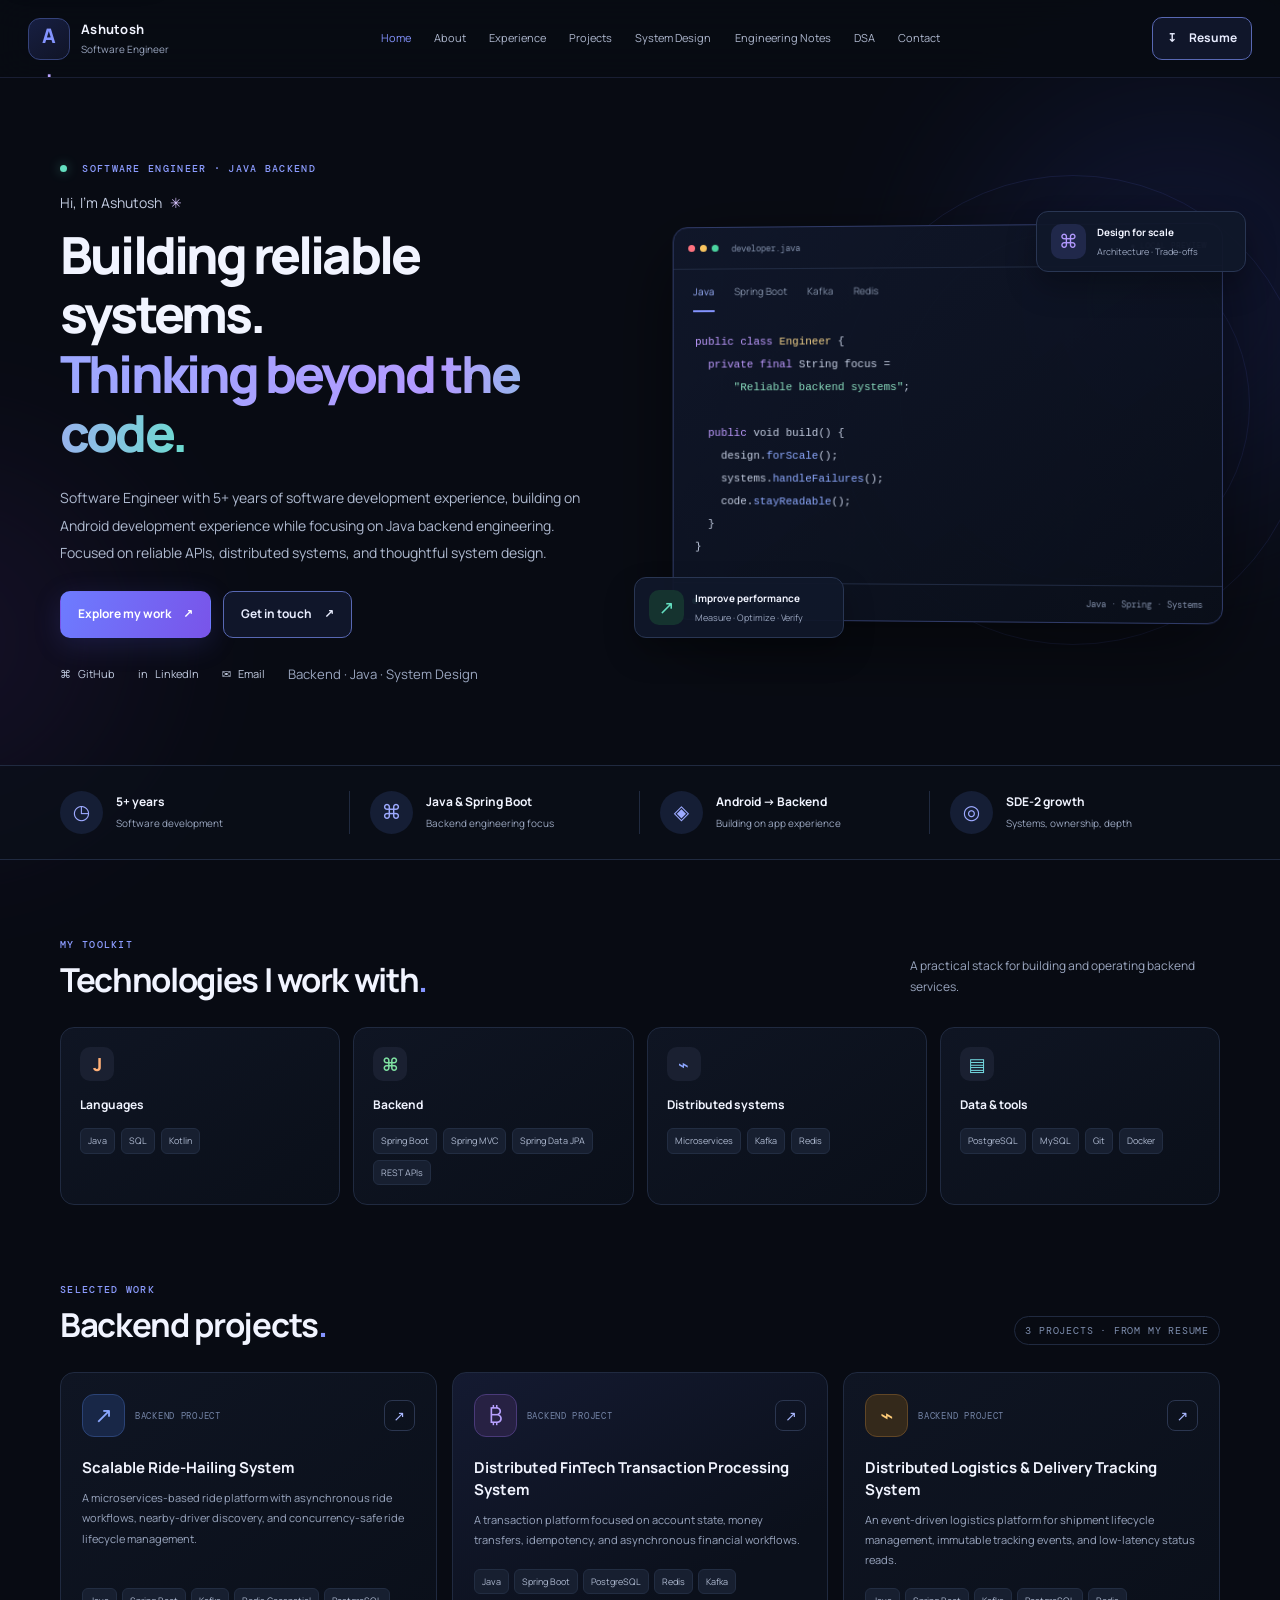
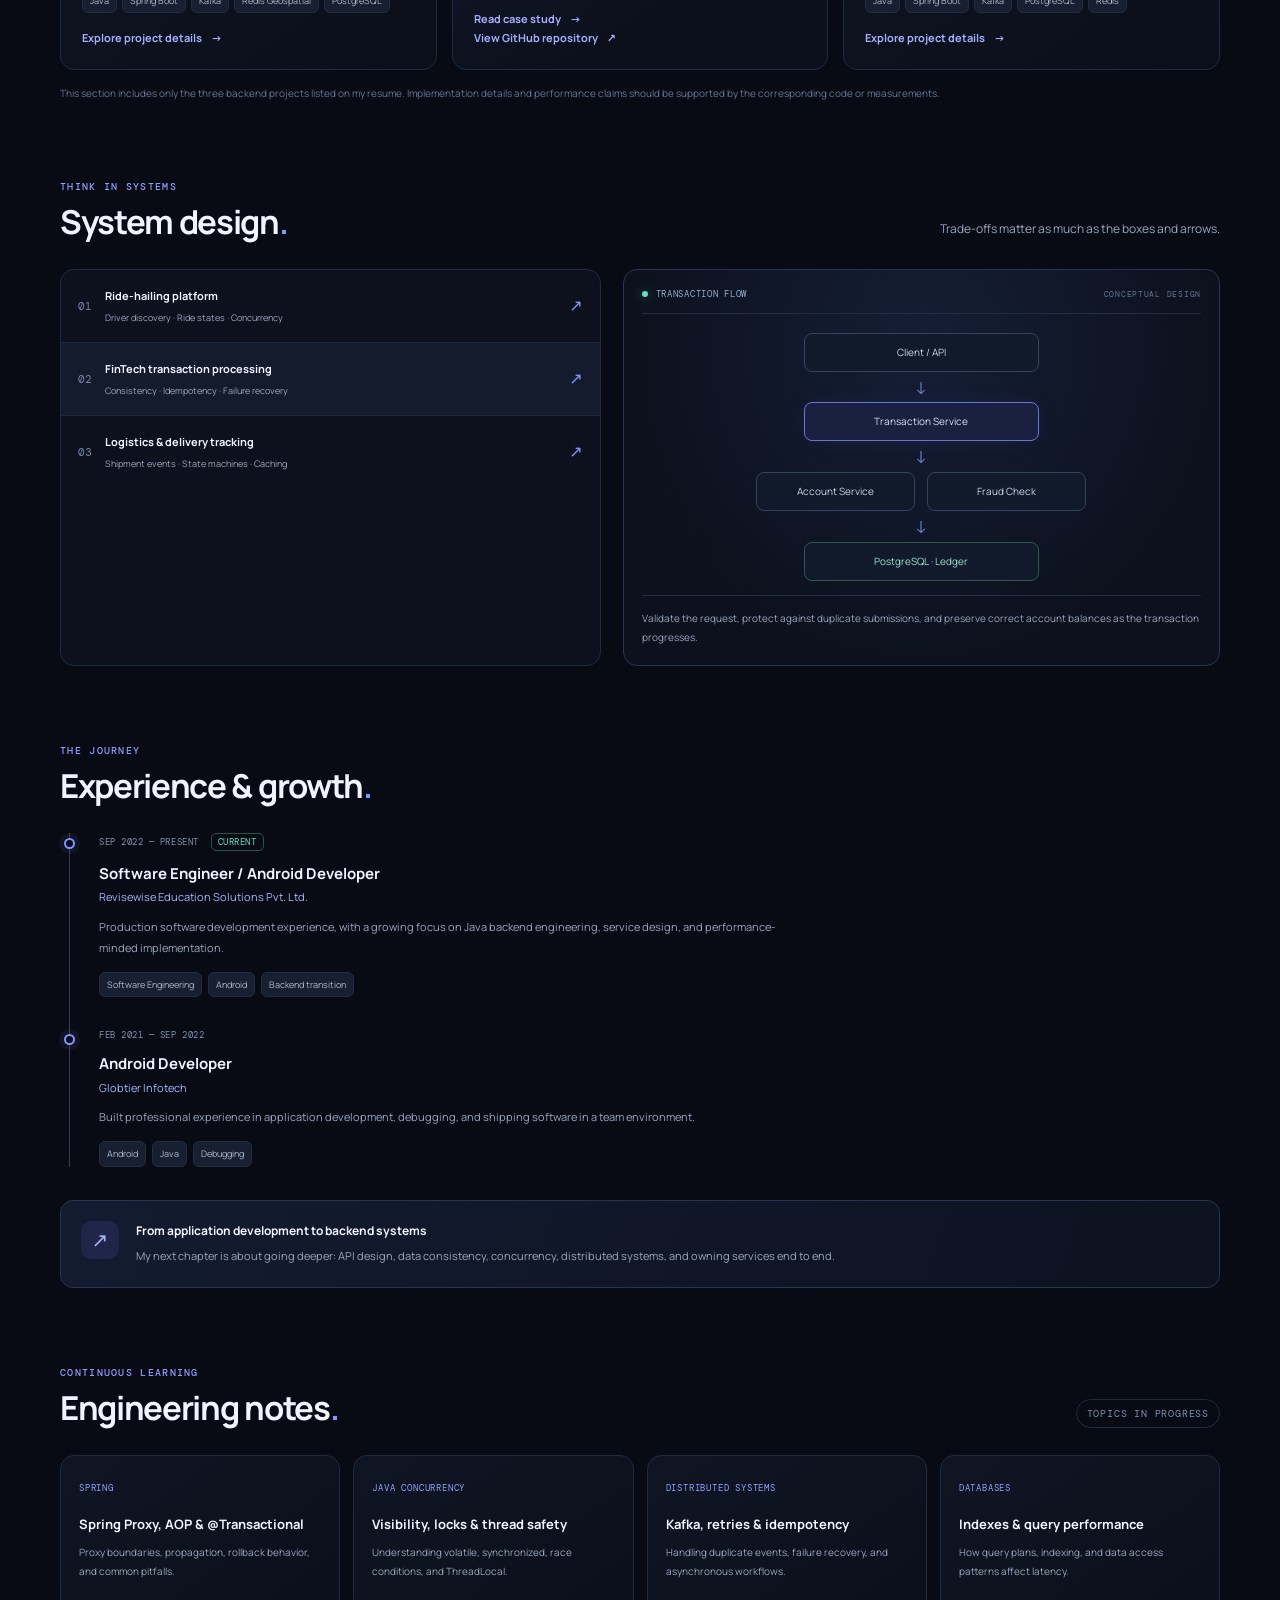
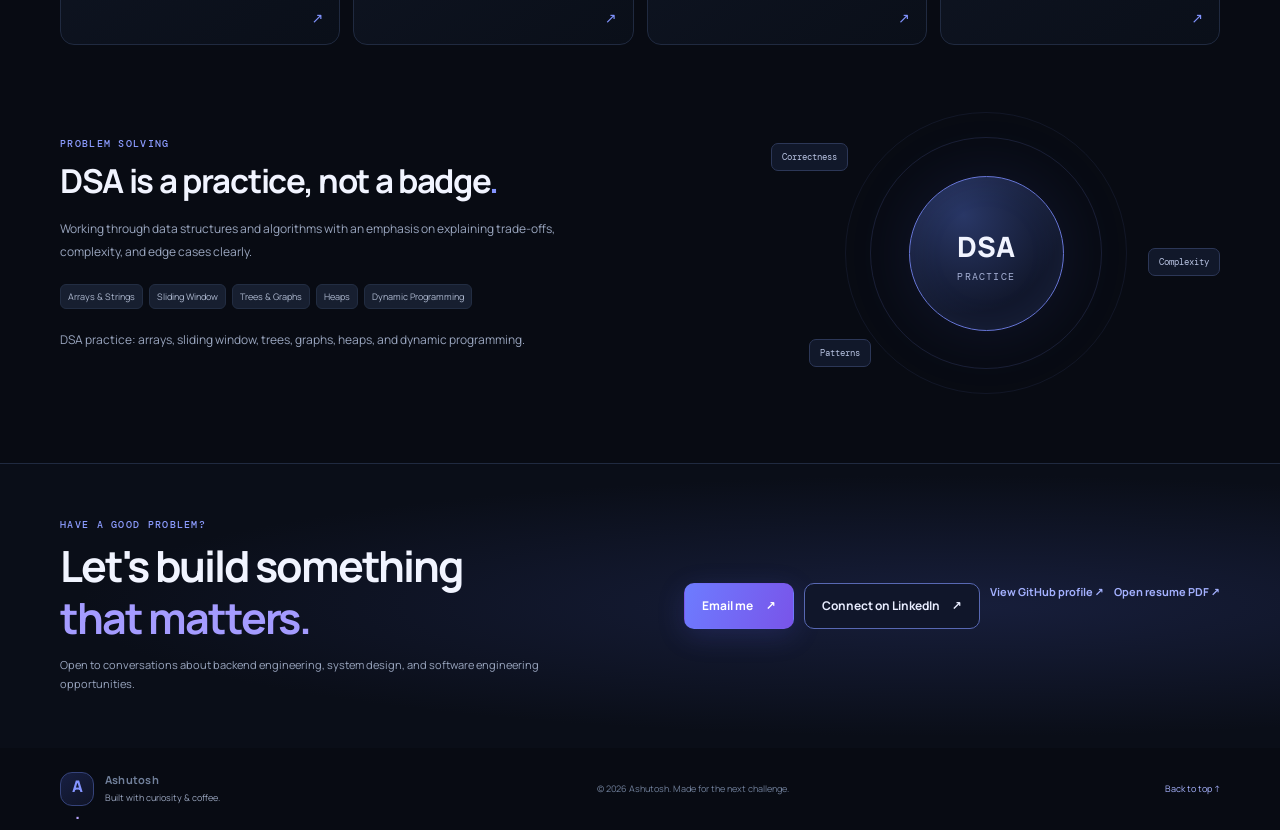
<file: index.html>
<!doctype html>
<html lang="en">
<head>
  <meta charset="utf-8" /><meta name="viewport" content="width=device-width, initial-scale=1" /><meta name="theme-color" content="#080b13" />
  <meta name="description" content="Ashutosh — Software Engineer focused on Java backend engineering, distributed systems, and system design." /><title>Ashutosh | Software Engineer</title>
  <link rel="preconnect" href="https://fonts.googleapis.com"><link rel="preconnect" href="https://fonts.gstatic.com" crossorigin><link href="https://fonts.googleapis.com/css2?family=DM+Mono:wght@400;500&family=Manrope:wght@400;500;600;700;800&display=swap" rel="stylesheet"><link rel="stylesheet" href="styles.css" />
</head>
<body><a class="skip-link" href="#main-content">Skip to content</a><div class="ambient ambient-one"></div><div class="ambient ambient-two"></div>
<header class="topbar"><a class="brand" href="#home" aria-label="Ashutosh home"><span class="brand-mark">A<span>.</span></span><span><b>Ashutosh</b><small>Software Engineer</small></span></a><button class="menu-toggle" aria-label="Toggle navigation" aria-expanded="false"><span></span><span></span></button>
<nav class="nav" aria-label="Main navigation"><a class="active" href="#home">Home</a><a href="#about">About</a><a href="#experience">Experience</a><a href="#projects">Projects</a><a href="#systems">System Design</a><a href="#notes">Engineering Notes</a><a href="#dsa">DSA</a><a href="#contact">Contact</a></nav><a class="button button-outline resume-link" href="Ashutosh-Resume.pdf" target="_blank" rel="noopener noreferrer"><span>↧</span> Resume</a></header>
<main id="main-content">
<section class="hero section-wrap" id="home"><div class="hero-copy"><div class="eyebrow"><span class="status-dot"></span> SOFTWARE ENGINEER · JAVA BACKEND</div><p class="hello">Hi, I'm Ashutosh <span>✳</span></p><h1>Building reliable systems.<br><span>Thinking beyond the code.</span></h1><p class="hero-lede">Software Engineer with 5+ years of software development experience, building on Android development experience while focusing on Java backend engineering. Focused on reliable APIs, distributed systems, and thoughtful system design.</p><div class="hero-actions"><a class="button button-primary" href="#projects">Explore my work <span>↗</span></a><a class="button button-outline" href="#contact">Get in touch <span>↗</span></a></div><div class="social-links"><a href="https://github.com/AshutoshGhildiyal" target="_blank" rel="noopener noreferrer">⌘ <span>GitHub</span></a><a href="https://www.linkedin.com/in/ashutosh-ghildiyal-a5aa481a4/" target="_blank" rel="noopener noreferrer">in <span>LinkedIn</span></a><a href="mailto:ashutoshghildiyal1998@gmail.com">✉ <span>Email</span></a><span class="profile-note">Backend · Java · System Design</span></div></div>
<div class="hero-visual"><div class="code-window"><div class="window-bar"><div class="window-dots"><i></i><i></i><i></i></div><span>developer.java</span><span class="window-lock">● LOCAL PREVIEW</span></div><div class="code-tabs"><span class="selected">Java</span><span>Spring Boot</span><span>Kafka</span><span>Redis</span></div><pre><code><span class="code-purple">public class</span> <span class="code-yellow">Engineer</span> {
  <span class="code-purple">private final</span> String focus =
      <span class="code-green">"Reliable backend systems"</span>;

  <span class="code-purple">public</span> void build() {
    design.<span class="code-blue">forScale</span>();
    systems.<span class="code-blue">handleFailures</span>();
    code.<span class="code-blue">stayReadable</span>();
  }
}</code></pre><div class="code-footer"><span><i class="mini-dot"></i> Always learning</span><span>Java · Spring · Systems</span></div></div><div class="floating-note note-top"><span class="note-icon purple">⌘</span><span><b>Design for scale</b><small>Architecture · Trade-offs</small></span></div><div class="floating-note note-bottom"><span class="note-icon teal">↗</span><span><b>Improve performance</b><small>Measure · Optimize · Verify</small></span></div><div class="hero-orbit orbit-one"></div><div class="hero-orbit orbit-two"></div></div></section>
<section class="quick-facts" id="about"><div class="fact"><span class="fact-icon">◷</span><span><b>5+ years</b><small>Software development</small></span></div><div class="fact"><span class="fact-icon">⌘</span><span><b>Java & Spring Boot</b><small>Backend engineering focus</small></span></div><div class="fact"><span class="fact-icon">◈</span><span><b>Android → Backend</b><small>Building on app experience</small></span></div><div class="fact"><span class="fact-icon">◎</span><span><b>SDE-2 growth</b><small>Systems, ownership, depth</small></span></div></section>
<section class="section-wrap section-block" id="stack"><div class="section-heading"><div><p class="eyebrow">MY TOOLKIT</p><h2>Technologies I work with<span>.</span></h2></div><p class="section-subtitle">A practical stack for building and operating backend services.</p></div><div class="stack-grid"><article class="stack-card"><span class="stack-symbol orange">J</span><h3>Languages</h3><div class="chips"><span>Java</span><span>SQL</span><span>Kotlin</span></div></article><article class="stack-card"><span class="stack-symbol green">⌘</span><h3>Backend</h3><div class="chips"><span>Spring Boot</span><span>Spring MVC</span><span>Spring Data JPA</span><span>REST APIs</span></div></article><article class="stack-card"><span class="stack-symbol blue">⌁</span><h3>Distributed systems</h3><div class="chips"><span>Microservices</span><span>Kafka</span><span>Redis</span></div></article><article class="stack-card"><span class="stack-symbol cyan">▤</span><h3>Data & tools</h3><div class="chips"><span>PostgreSQL</span><span>MySQL</span><span>Git</span><span>Docker</span></div></article></div></section>
<section class="section-wrap section-block" id="projects"><div class="section-heading"><div><p class="eyebrow">SELECTED WORK</p><h2>Backend projects<span>.</span></h2></div><span class="heading-tag">3 PROJECTS · FROM MY RESUME</span></div><div class="project-grid">
<article class="project-card"><div class="project-top"><span class="project-icon blue-bg">↗</span><span class="project-type">BACKEND PROJECT</span><button class="icon-button project-open" data-project="ridehailing" aria-label="View Ride-Hailing System details">↗</button></div><h3>Scalable Ride-Hailing System</h3><p>A microservices-based ride platform with asynchronous ride workflows, nearby-driver discovery, and concurrency-safe ride lifecycle management.</p><div class="project-tags"><span>Java</span><span>Spring Boot</span><span>Kafka</span><span>Redis Geospatial</span><span>PostgreSQL</span></div><button class="text-link project-open" data-project="ridehailing">Explore project details <span>→</span></button></article>
<article class="project-card project-featured"><div class="project-top"><span class="project-icon purple-bg">₿</span><span class="project-type">BACKEND PROJECT</span><button class="icon-button project-open" data-project="fintech" aria-label="View FinTech project details">↗</button></div><h3>Distributed FinTech Transaction Processing System</h3><p>A transaction platform focused on account state, money transfers, idempotency, and asynchronous financial workflows.</p><div class="project-tags"><span>Java</span><span>Spring Boot</span><span>PostgreSQL</span><span>Redis</span><span>Kafka</span></div><a class="text-link" href="fintech-case-study.html">Read case study <span>→</span></a><a class="text-link repo-link" href="https://github.com/AshutoshGhildiyal/distributed-fintech-transaction-system" target="_blank" rel="noreferrer">View GitHub repository <span>↗</span></a></article>
<article class="project-card"><div class="project-top"><span class="project-icon amber-bg">⌁</span><span class="project-type">BACKEND PROJECT</span><button class="icon-button project-open" data-project="logistics" aria-label="View Logistics and Delivery Tracking System details">↗</button></div><h3>Distributed Logistics &amp; Delivery Tracking System</h3><p>An event-driven logistics platform for shipment lifecycle management, immutable tracking events, and low-latency status reads.</p><div class="project-tags"><span>Java</span><span>Spring Boot</span><span>Kafka</span><span>PostgreSQL</span><span>Redis</span></div><button class="text-link project-open" data-project="logistics">Explore project details <span>→</span></button></article></div><p class="disclaimer">This section includes only the three backend projects listed on my resume. Implementation details and performance claims should be supported by the corresponding code or measurements.</p></section>
<section class="section-wrap section-block" id="systems"><div class="section-heading"><div><p class="eyebrow">THINK IN SYSTEMS</p><h2>System design<span>.</span></h2></div><p class="section-subtitle">Trade-offs matter as much as the boxes and arrows.</p></div><div class="system-layout"><div class="system-list"><button class="system-item" data-system="ridehailing"><span class="system-num">01</span><span><b>Ride-hailing platform</b><small>Driver discovery · Ride states · Concurrency</small></span><span class="item-arrow">↗</span></button><button class="system-item active" data-system="fintech"><span class="system-num">02</span><span><b>FinTech transaction processing</b><small>Consistency · Idempotency · Failure recovery</small></span><span class="item-arrow">↗</span></button><button class="system-item" data-system="logistics"><span class="system-num">03</span><span><b>Logistics &amp; delivery tracking</b><small>Shipment events · State machines · Caching</small></span><span class="item-arrow">↗</span></button></div><div class="architecture-panel"><div class="architecture-head"><span class="live-dot"></span><span id="architecture-label">TRANSACTION FLOW</span><span class="architecture-caption">CONCEPTUAL DESIGN</span></div><div class="flow-diagram" id="flow-diagram"><div class="flow-node">Client / API</div><div class="flow-arrow">↓</div><div class="flow-node highlight-node">Transaction Service</div><div class="flow-arrow">↓</div><div class="flow-branches"><div class="flow-node">Account Service</div><div class="flow-node">Fraud Check</div></div><div class="flow-arrow">↓</div><div class="flow-node muted-node">PostgreSQL · Ledger</div></div><p class="architecture-description" id="architecture-description">Validate the request, protect against duplicate submissions, and preserve correct account balances as the transaction progresses.</p></div></div></section>
<section class="section-wrap section-block" id="experience"><div class="section-heading"><div><p class="eyebrow">THE JOURNEY</p><h2>Experience & growth<span>.</span></h2></div></div><div class="timeline"><article class="timeline-item"><div class="timeline-marker"></div><div class="timeline-meta"><span>SEP 2022 — PRESENT</span><span class="timeline-status">CURRENT</span></div><h3>Software Engineer / Android Developer</h3><p class="company">Revisewise Education Solutions Pvt. Ltd.</p><p>Production software development experience, with a growing focus on Java backend engineering, service design, and performance-minded implementation.</p><div class="chips"><span>Software Engineering</span><span>Android</span><span>Backend transition</span></div></article><article class="timeline-item"><div class="timeline-marker"></div><div class="timeline-meta"><span>FEB 2021 — SEP 2022</span></div><h3>Android Developer</h3><p class="company">Globtier Infotech</p><p>Built professional experience in application development, debugging, and shipping software in a team environment.</p><div class="chips"><span>Android</span><span>Java</span><span>Debugging</span></div></article></div><div class="about-callout"><span class="callout-mark">↗</span><div><h3>From application development to backend systems</h3><p>My next chapter is about going deeper: API design, data consistency, concurrency, distributed systems, and owning services end to end.</p></div></div></section>
<section class="section-wrap section-block" id="notes"><div class="section-heading"><div><p class="eyebrow">CONTINUOUS LEARNING</p><h2>Engineering notes<span>.</span></h2></div><span class="heading-tag">TOPICS IN PROGRESS</span></div><div class="notes-grid"><article class="note-card"><span class="note-category">SPRING</span><h3>Spring Proxy, AOP & @Transactional</h3><p>Proxy boundaries, propagation, rollback behavior, and common pitfalls.</p><span class="note-arrow">↗</span></article><article class="note-card"><span class="note-category">JAVA CONCURRENCY</span><h3>Visibility, locks & thread safety</h3><p>Understanding volatile, synchronized, race conditions, and ThreadLocal.</p><span class="note-arrow">↗</span></article><article class="note-card"><span class="note-category">DISTRIBUTED SYSTEMS</span><h3>Kafka, retries & idempotency</h3><p>Handling duplicate events, failure recovery, and asynchronous workflows.</p><span class="note-arrow">↗</span></article><article class="note-card"><span class="note-category">DATABASES</span><h3>Indexes & query performance</h3><p>How query plans, indexing, and data access patterns affect latency.</p><span class="note-arrow">↗</span></article></div></section>
<section class="section-wrap section-block dsa-section" id="dsa"><div class="dsa-copy"><p class="eyebrow">PROBLEM SOLVING</p><h2>DSA is a practice, not a badge<span>.</span></h2><p>Working through data structures and algorithms with an emphasis on explaining trade-offs, complexity, and edge cases clearly.</p><div class="chips"><span>Arrays & Strings</span><span>Sliding Window</span><span>Trees & Graphs</span><span>Heaps</span><span>Dynamic Programming</span></div><p class="profile-note">DSA practice: arrays, sliding window, trees, graphs, heaps, and dynamic programming.</p></div><div class="dsa-visual"><div class="dsa-orb">DSA<span>practice</span></div><div class="orbit-label label-a">Correctness</div><div class="orbit-label label-b">Complexity</div><div class="orbit-label label-c">Patterns</div></div></section>
<section class="contact-section" id="contact"><div class="section-wrap contact-inner"><div><p class="eyebrow">HAVE A GOOD PROBLEM?</p><h2>Let's build something<br><span>that matters.</span></h2><p>Open to conversations about backend engineering, system design, and software engineering opportunities.</p></div><div class="contact-actions"><a class="button button-primary" href="mailto:ashutoshghildiyal1998@gmail.com">Email me <span>↗</span></a><a class="button button-outline" href="https://www.linkedin.com/in/ashutosh-ghildiyal-a5aa481a4/" target="_blank" rel="noopener noreferrer">Connect on LinkedIn <span>↗</span></a><a class="text-link" href="https://github.com/AshutoshGhildiyal" target="_blank" rel="noopener noreferrer">View GitHub profile ↗</a><a class="text-link" href="Ashutosh-Resume.pdf" target="_blank" rel="noopener noreferrer">Open resume PDF ↗</a></div></div></section>
</main><footer class="footer section-wrap"><a class="brand footer-brand" href="#home"><span class="brand-mark">A<span>.</span></span><span><b>Ashutosh</b><small>Built with curiosity & coffee.</small></span></a><span>© <span id="year"></span> Ashutosh. Made for the next challenge.</span><a href="#home" class="back-top">Back to top ↑</a></footer>
<dialog class="project-dialog" id="project-dialog"><button class="dialog-close" aria-label="Close dialog">×</button><p class="eyebrow" id="dialog-kicker">PROJECT CASE STUDY</p><h2 id="dialog-title">Project title</h2><p id="dialog-summary"></p><div class="dialog-section"><h3>Engineering questions</h3><ul id="dialog-points"></ul></div><p class="dialog-note" id="dialog-note"></p></dialog><script src="script.js"></script></body></html>
</file>
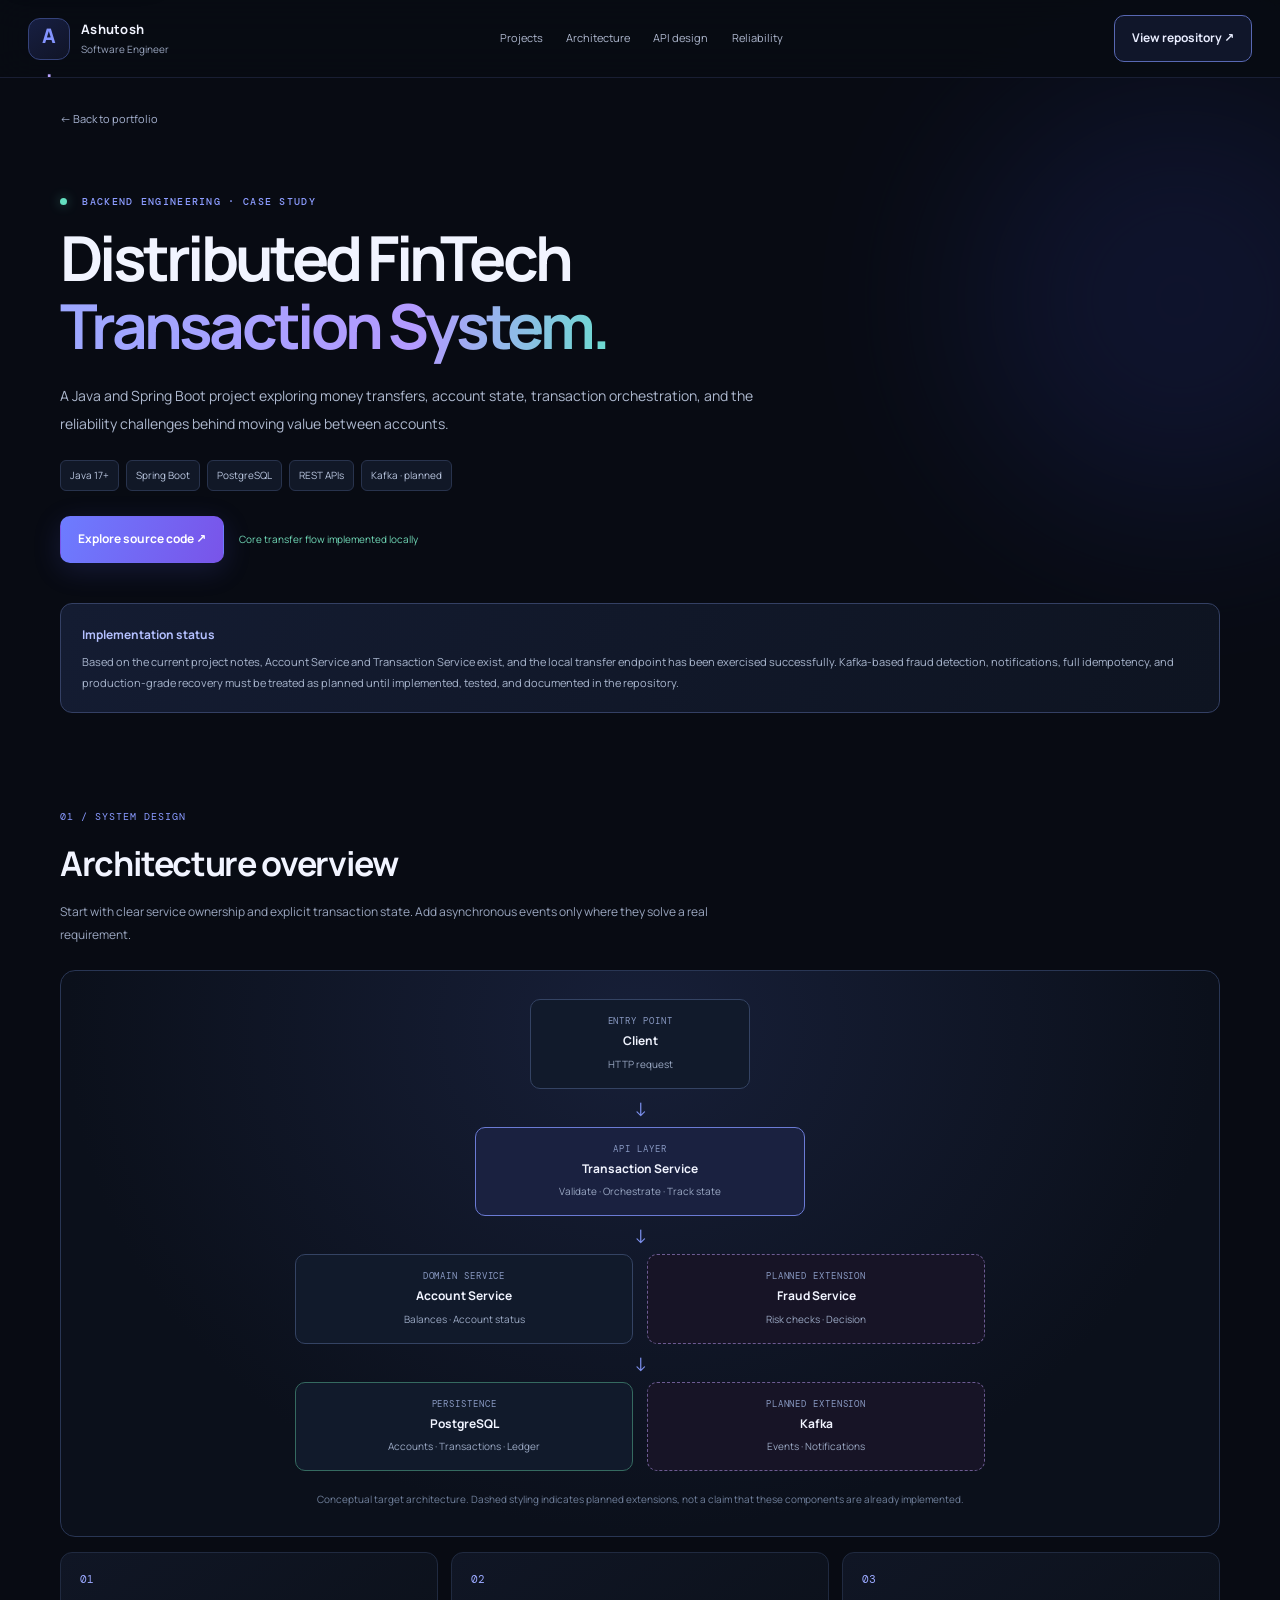
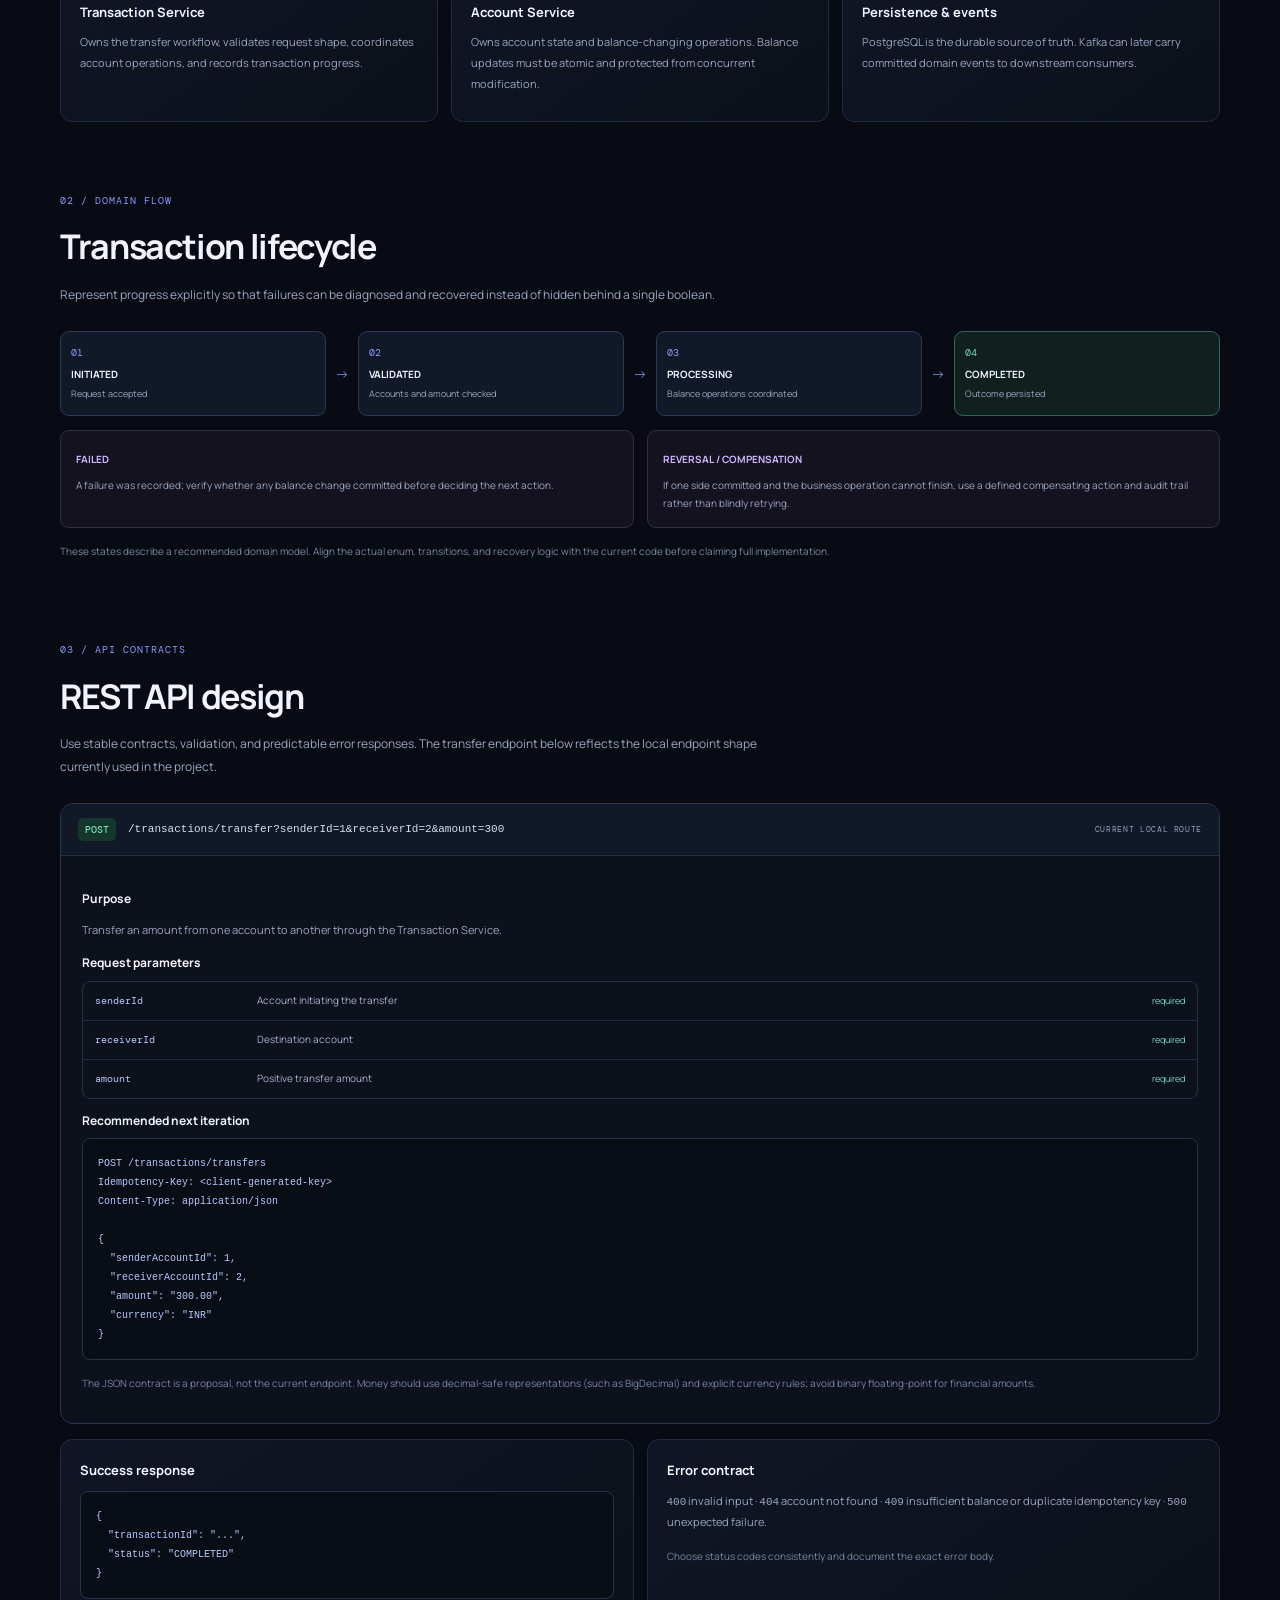
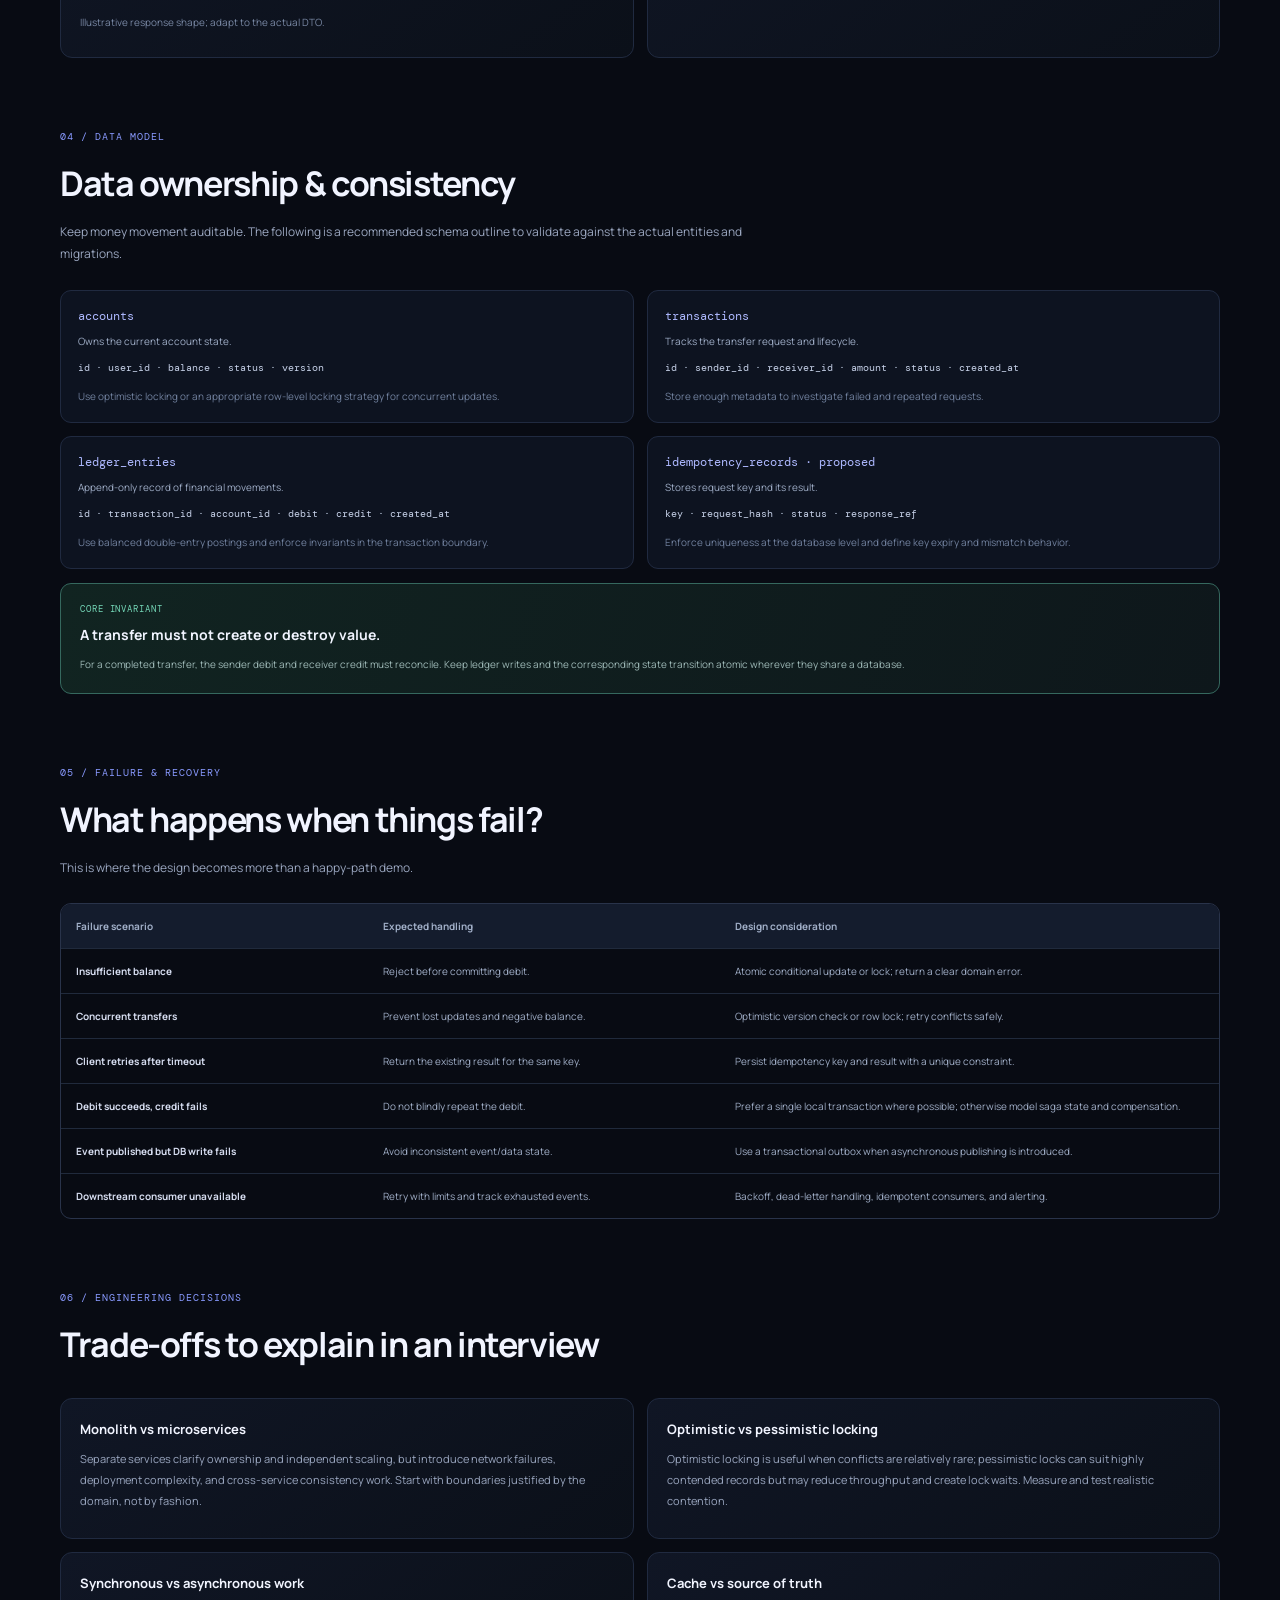
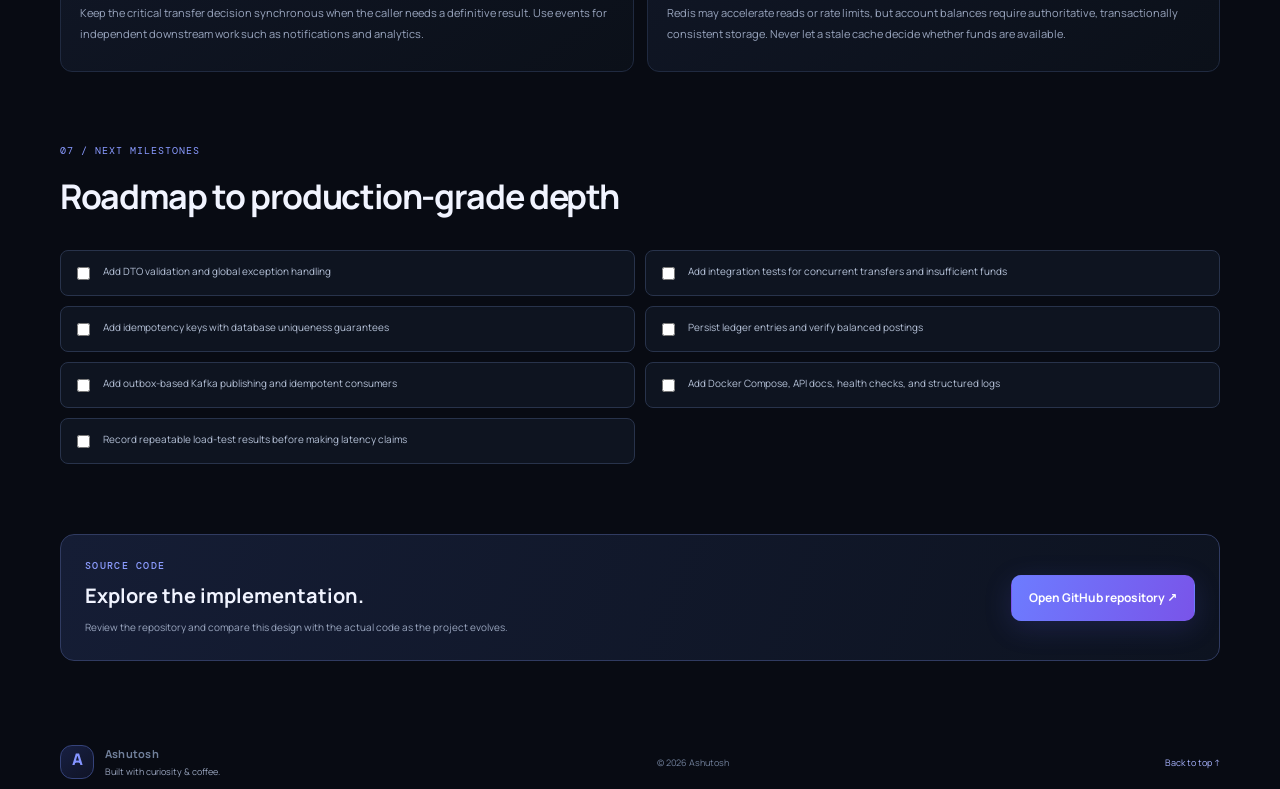
<file: fintech-case-study.html>
<!doctype html>
<html lang="en"><head><meta charset="utf-8"><meta name="viewport" content="width=device-width,initial-scale=1"><meta name="theme-color" content="#080b13"><meta name="description" content="Architecture case study for a Java Spring Boot distributed FinTech transaction system."><title>FinTech Case Study | Ashutosh</title><link rel="preconnect" href="https://fonts.googleapis.com"><link rel="preconnect" href="https://fonts.gstatic.com" crossorigin><link href="https://fonts.googleapis.com/css2?family=DM+Mono:wght@400;500&family=Manrope:wght@400;500;600;700;800&display=swap" rel="stylesheet"><link rel="stylesheet" href="styles.css"><link rel="stylesheet" href="case-study.css"></head>
<body id="top"><a class="skip-link" href="#case-content">Skip to content</a><div class="ambient ambient-one"></div><header class="topbar"><a class="brand" href="index.html"><span class="brand-mark">A<span>.</span></span><span><b>Ashutosh</b><small>Software Engineer</small></span></a><nav class="nav case-nav"><a href="index.html#projects">Projects</a><a href="#architecture">Architecture</a><a href="#api">API design</a><a href="#reliability">Reliability</a></nav><a class="button button-outline" href="https://github.com/AshutoshGhildiyal/distributed-fintech-transaction-system" target="_blank" rel="noopener noreferrer">View repository ↗</a></header>
<main id="case-content" class="section-wrap case-main"><a class="back-link" href="index.html#projects">← Back to portfolio</a><div class="case-hero"><p class="eyebrow"><span class="status-dot"></span> BACKEND ENGINEERING · CASE STUDY</p><h1>Distributed FinTech<br><span>Transaction System.</span></h1><p class="case-lede">A Java and Spring Boot project exploring money transfers, account state, transaction orchestration, and the reliability challenges behind moving value between accounts.</p><div class="case-tags"><span>Java 17+</span><span>Spring Boot</span><span>PostgreSQL</span><span>REST APIs</span><span>Kafka · planned</span></div><div class="case-actions"><a class="button button-primary" href="https://github.com/AshutoshGhildiyal/distributed-fintech-transaction-system" target="_blank" rel="noopener noreferrer">Explore source code ↗</a><span class="status-label">Core transfer flow implemented locally</span></div></div>
<div class="status-callout"><b>Implementation status</b><p>Based on the current project notes, Account Service and Transaction Service exist, and the local transfer endpoint has been exercised successfully. Kafka-based fraud detection, notifications, full idempotency, and production-grade recovery must be treated as planned until implemented, tested, and documented in the repository.</p></div>
<section class="case-section" id="architecture"><div class="case-heading"><span>01 / SYSTEM DESIGN</span><h2>Architecture overview</h2><p>Start with clear service ownership and explicit transaction state. Add asynchronous events only where they solve a real requirement.</p></div><div class="architecture-canvas"><div class="arch-node client-node"><small>ENTRY POINT</small><b>Client</b><span>HTTP request</span></div><div class="arch-arrow">↓</div><div class="arch-node gateway-node"><small>API LAYER</small><b>Transaction Service</b><span>Validate · Orchestrate · Track state</span></div><div class="arch-arrow">↓</div><div class="arch-row"><div class="arch-node"><small>DOMAIN SERVICE</small><b>Account Service</b><span>Balances · Account status</span></div><div class="arch-node planned-node"><small>PLANNED EXTENSION</small><b>Fraud Service</b><span>Risk checks · Decision</span></div></div><div class="arch-arrow">↓</div><div class="arch-row"><div class="arch-node data-node"><small>PERSISTENCE</small><b>PostgreSQL</b><span>Accounts · Transactions · Ledger</span></div><div class="arch-node planned-node"><small>PLANNED EXTENSION</small><b>Kafka</b><span>Events · Notifications</span></div></div><p class="arch-caption">Conceptual target architecture. Dashed styling indicates planned extensions, not a claim that these components are already implemented.</p></div><div class="case-grid three"><article class="case-card"><span class="case-icon">01</span><h3>Transaction Service</h3><p>Owns the transfer workflow, validates request shape, coordinates account operations, and records transaction progress.</p></article><article class="case-card"><span class="case-icon">02</span><h3>Account Service</h3><p>Owns account state and balance-changing operations. Balance updates must be atomic and protected from concurrent modification.</p></article><article class="case-card"><span class="case-icon">03</span><h3>Persistence & events</h3><p>PostgreSQL is the durable source of truth. Kafka can later carry committed domain events to downstream consumers.</p></article></div></section>
<section class="case-section" id="lifecycle"><div class="case-heading"><span>02 / DOMAIN FLOW</span><h2>Transaction lifecycle</h2><p>Represent progress explicitly so that failures can be diagnosed and recovered instead of hidden behind a single boolean.</p></div><div class="lifecycle"><div class="life-step"><span>01</span><b>INITIATED</b><small>Request accepted</small></div><i>→</i><div class="life-step"><span>02</span><b>VALIDATED</b><small>Accounts and amount checked</small></div><i>→</i><div class="life-step"><span>03</span><b>PROCESSING</b><small>Balance operations coordinated</small></div><i>→</i><div class="life-step success-step"><span>04</span><b>COMPLETED</b><small>Outcome persisted</small></div></div><div class="outcome-row"><div><b>FAILED</b><p>A failure was recorded; verify whether any balance change committed before deciding the next action.</p></div><div><b>REVERSAL / COMPENSATION</b><p>If one side committed and the business operation cannot finish, use a defined compensating action and audit trail rather than blindly retrying.</p></div></div><p class="fine-print">These states describe a recommended domain model. Align the actual enum, transitions, and recovery logic with the current code before claiming full implementation.</p></section>
<section class="case-section" id="api"><div class="case-heading"><span>03 / API CONTRACTS</span><h2>REST API design</h2><p>Use stable contracts, validation, and predictable error responses. The transfer endpoint below reflects the local endpoint shape currently used in the project.</p></div><div class="api-card"><div class="api-top"><span class="method-post">POST</span><code>/transactions/transfer?senderId=1&amp;receiverId=2&amp;amount=300</code><span class="api-state">CURRENT LOCAL ROUTE</span></div><div class="api-body"><h3>Purpose</h3><p>Transfer an amount from one account to another through the Transaction Service.</p><h3>Request parameters</h3><div class="param-table"><div><code>senderId</code><span>Account initiating the transfer</span><em>required</em></div><div><code>receiverId</code><span>Destination account</span><em>required</em></div><div><code>amount</code><span>Positive transfer amount</span><em>required</em></div></div><h3>Recommended next iteration</h3><pre><code>POST /transactions/transfers
Idempotency-Key: &lt;client-generated-key&gt;
Content-Type: application/json

{
  "senderAccountId": 1,
  "receiverAccountId": 2,
  "amount": "300.00",
  "currency": "INR"
}</code></pre><p class="fine-print">The JSON contract is a proposal, not the current endpoint. Money should use decimal-safe representations (such as BigDecimal) and explicit currency rules; avoid binary floating-point for financial amounts.</p></div></div><div class="case-grid two"><article class="case-card"><h3>Success response</h3><pre><code>{
  "transactionId": "...",
  "status": "COMPLETED"
}</code></pre><p class="fine-print">Illustrative response shape; adapt to the actual DTO.</p></article><article class="case-card"><h3>Error contract</h3><p><code>400</code> invalid input · <code>404</code> account not found · <code>409</code> insufficient balance or duplicate idempotency key · <code>500</code> unexpected failure.</p><p class="fine-print">Choose status codes consistently and document the exact error body.</p></article></div></section>
<section class="case-section" id="data"><div class="case-heading"><span>04 / DATA MODEL</span><h2>Data ownership & consistency</h2><p>Keep money movement auditable. The following is a recommended schema outline to validate against the actual entities and migrations.</p></div><div class="schema-grid"><article class="schema-card"><div class="schema-title">accounts</div><p>Owns the current account state.</p><code>id · user_id · balance · status · version</code><small>Use optimistic locking or an appropriate row-level locking strategy for concurrent updates.</small></article><article class="schema-card"><div class="schema-title">transactions</div><p>Tracks the transfer request and lifecycle.</p><code>id · sender_id · receiver_id · amount · status · created_at</code><small>Store enough metadata to investigate failed and repeated requests.</small></article><article class="schema-card"><div class="schema-title">ledger_entries</div><p>Append-only record of financial movements.</p><code>id · transaction_id · account_id · debit · credit · created_at</code><small>Use balanced double-entry postings and enforce invariants in the transaction boundary.</small></article><article class="schema-card"><div class="schema-title">idempotency_records · proposed</div><p>Stores request key and its result.</p><code>key · request_hash · status · response_ref</code><small>Enforce uniqueness at the database level and define key expiry and mismatch behavior.</small></article></div><div class="invariant-banner"><span>CORE INVARIANT</span><b>A transfer must not create or destroy value.</b><p>For a completed transfer, the sender debit and receiver credit must reconcile. Keep ledger writes and the corresponding state transition atomic wherever they share a database.</p></div></section>
<section class="case-section" id="reliability"><div class="case-heading"><span>05 / FAILURE & RECOVERY</span><h2>What happens when things fail?</h2><p>This is where the design becomes more than a happy-path demo.</p></div><div class="failure-table"><div class="failure-head"><span>Failure scenario</span><span>Expected handling</span><span>Design consideration</span></div><div><b>Insufficient balance</b><span>Reject before committing debit.</span><span>Atomic conditional update or lock; return a clear domain error.</span></div><div><b>Concurrent transfers</b><span>Prevent lost updates and negative balance.</span><span>Optimistic version check or row lock; retry conflicts safely.</span></div><div><b>Client retries after timeout</b><span>Return the existing result for the same key.</span><span>Persist idempotency key and result with a unique constraint.</span></div><div><b>Debit succeeds, credit fails</b><span>Do not blindly repeat the debit.</span><span>Prefer a single local transaction where possible; otherwise model saga state and compensation.</span></div><div><b>Event published but DB write fails</b><span>Avoid inconsistent event/data state.</span><span>Use a transactional outbox when asynchronous publishing is introduced.</span></div><div><b>Downstream consumer unavailable</b><span>Retry with limits and track exhausted events.</span><span>Backoff, dead-letter handling, idempotent consumers, and alerting.</span></div></div></section>
<section class="case-section" id="tradeoffs"><div class="case-heading"><span>06 / ENGINEERING DECISIONS</span><h2>Trade-offs to explain in an interview</h2></div><div class="case-grid two"><article class="case-card"><h3>Monolith vs microservices</h3><p>Separate services clarify ownership and independent scaling, but introduce network failures, deployment complexity, and cross-service consistency work. Start with boundaries justified by the domain, not by fashion.</p></article><article class="case-card"><h3>Optimistic vs pessimistic locking</h3><p>Optimistic locking is useful when conflicts are relatively rare; pessimistic locks can suit highly contended records but may reduce throughput and create lock waits. Measure and test realistic contention.</p></article><article class="case-card"><h3>Synchronous vs asynchronous work</h3><p>Keep the critical transfer decision synchronous when the caller needs a definitive result. Use events for independent downstream work such as notifications and analytics.</p></article><article class="case-card"><h3>Cache vs source of truth</h3><p>Redis may accelerate reads or rate limits, but account balances require authoritative, transactionally consistent storage. Never let a stale cache decide whether funds are available.</p></article></div></section>
<section class="case-section"><div class="case-heading"><span>07 / NEXT MILESTONES</span><h2>Roadmap to production-grade depth</h2></div><div class="roadmap"><label><input type="checkbox"> Add DTO validation and global exception handling</label><label><input type="checkbox"> Add integration tests for concurrent transfers and insufficient funds</label><label><input type="checkbox"> Add idempotency keys with database uniqueness guarantees</label><label><input type="checkbox"> Persist ledger entries and verify balanced postings</label><label><input type="checkbox"> Add outbox-based Kafka publishing and idempotent consumers</label><label><input type="checkbox"> Add Docker Compose, API docs, health checks, and structured logs</label><label><input type="checkbox"> Record repeatable load-test results before making latency claims</label></div></section>
<section class="repo-cta"><div><p class="eyebrow">SOURCE CODE</p><h2>Explore the implementation.</h2><p>Review the repository and compare this design with the actual code as the project evolves.</p></div><a class="button button-primary" href="https://github.com/AshutoshGhildiyal/distributed-fintech-transaction-system" target="_blank" rel="noopener noreferrer">Open GitHub repository ↗</a></section>
</main><footer class="footer section-wrap"><a class="brand footer-brand" href="index.html"><span class="brand-mark">A<span>.</span></span><span><b>Ashutosh</b><small>Built with curiosity & coffee.</small></span></a><span>© <span id="year"></span> Ashutosh</span><a href="#top" class="back-top">Back to top ↑</a></footer><script>document.getElementById('year').textContent=new Date().getFullYear();</script></body></html>
</file>
<file: styles.css>
:root{--bg:#080b13;--panel:#0d1220;--panel2:#101728;--line:#202a40;--text:#f1f4ff;--muted:#9aa6bf;--soft:#687791;--blue:#8494ff;--violet:#a78bfa;--teal:#64dfc0;--font:'Manrope',system-ui,sans-serif;--mono:'DM Mono',monospace}*{box-sizing:border-box}html{scroll-behavior:smooth;scroll-padding-top:90px}body{margin:0;background:var(--bg);color:var(--text);font-family:var(--font);font-size:14px;line-height:1.7;overflow-x:hidden}a{color:inherit;text-decoration:none}button{font:inherit;color:inherit}.ambient{position:absolute;pointer-events:none;filter:blur(90px);opacity:.14;z-index:-1;border-radius:50%}.ambient-one{width:440px;height:440px;top:80px;right:-120px;background:#3949c9}.ambient-two{width:360px;height:360px;top:460px;left:-230px;background:#5c2d96}.section-wrap{width:min(1160px,calc(100% - 56px));margin-inline:auto}.topbar{height:78px;display:flex;align-items:center;justify-content:space-between;padding:0 max(28px,calc((100vw - 1240px)/2));gap:24px;border-bottom:1px solid #8494ff24;background:#080b13d1;backdrop-filter:blur(18px);position:sticky;top:0;z-index:10}.brand{display:flex;align-items:center;gap:11px;flex-shrink:0}.brand-mark{display:grid;place-items:center;width:42px;height:42px;border:1px solid #35437a;border-radius:12px;background:linear-gradient(145deg,#171f42,#101426);color:var(--blue);font-weight:800;font-size:20px}.brand-mark span{color:#b8a3ff}.brand b,.brand small{display:block;line-height:1.35}.brand b{font-size:13px;letter-spacing:.02em}.brand small{font-size:10px;color:var(--muted);margin-top:4px}.nav{display:flex;align-items:center;gap:clamp(12px,1.8vw,25px)}.nav a{font-size:11px;color:#aeb8ce;transition:color .2s}.nav a:hover,.nav a.active{color:var(--blue)}.button{display:inline-flex;align-items:center;justify-content:center;gap:12px;border-radius:10px;padding:12px 17px;font-weight:700;font-size:12px;white-space:nowrap;border:1px solid transparent;transition:transform .2s,border-color .2s,background .2s}.button:hover{transform:translateY(-2px)}.button-primary{background:linear-gradient(110deg,#6d7cff,#7954e9);color:white;box-shadow:0 7px 28px #5c65fa2b}.button-outline{border-color:#5868b3;background:#10162a;color:#e9edff}.resume-link{padding:10px 14px}.menu-toggle{display:none;background:none;border:0}.eyebrow{font:500 10px var(--mono);letter-spacing:.13em;color:#8c9cff;margin:0 0 16px}.status-dot,.live-dot,.mini-dot{display:inline-block;width:7px;height:7px;border-radius:50%;background:var(--teal);margin-right:8px;box-shadow:0 0 12px #64dfc077}.hero{display:grid;grid-template-columns:1fr 1fr;gap:58px;align-items:center;padding-top:84px;padding-bottom:80px;min-height:525px}.hello{color:#c2cbe0;font-size:14px;margin:0 0 10px}.hello span{color:#d8c4ff;margin-left:5px}.hero h1{font-size:clamp(36px,4vw,53px);line-height:1.16;letter-spacing:-.055em;margin:0;font-weight:800}.hero h1 span{background:linear-gradient(95deg,#9ca8ff,#b39aff 65%,#6cdbd0);background-clip:text;color:transparent}.hero-lede{color:#aeb9cf;max-width:520px;font-size:14px;line-height:1.95;margin:22px 0 25px}.hero-actions{display:flex;gap:12px;flex-wrap:wrap}.social-links{display:flex;gap:23px;flex-wrap:wrap;margin-top:26px}.social-links a{display:flex;align-items:center;gap:7px;color:#c1cbe0;font-size:11px}.social-links a:hover{color:var(--blue)}.hero-visual{position:relative;min-width:0;padding:20px 0}.code-window{position:relative;z-index:1;border:1px solid #303b69;border-radius:15px;background:linear-gradient(145deg,#10172aee,#090e19f5);box-shadow:0 25px 80px #0008;overflow:hidden;transform:perspective(1200px) rotateY(-3deg)}.window-bar{height:42px;border-bottom:1px solid #202a42;display:flex;align-items:center;padding:0 15px;gap:13px;color:#7f8da9;font:9px var(--mono)}.window-dots{display:flex;gap:5px}.window-dots i{width:7px;height:7px;border-radius:50%;background:#ff727f}.window-dots i:nth-child(2){background:#f9c45f}.window-dots i:nth-child(3){background:#4bd4a0}.window-lock{margin-left:auto;color:#627394;font-size:8px}.code-tabs{display:flex;gap:20px;padding:14px 20px 0;font-size:10px;color:#8390a9}.code-tabs span{padding-bottom:10px}.code-tabs .selected{color:#9bb1ff;border-bottom:2px solid var(--blue)}pre{padding:18px 22px 25px;margin:0;overflow:auto;font:11px/2 var(--mono);color:#c4cde2}.code-purple{color:#bd9aff}.code-yellow{color:#f0cf89}.code-green{color:#8ce0c2}.code-blue{color:#8da9ff}.code-footer{border-top:1px solid #202a42;padding:12px 19px;display:flex;justify-content:space-between;color:#7e8ba5;font:9px var(--mono)}.mini-dot{width:6px;height:6px}.floating-note{position:absolute;z-index:2;display:flex;align-items:center;gap:11px;border:1px solid #293653;background:#10182aef;padding:12px 14px;border-radius:12px;box-shadow:0 15px 30px #0004;min-width:210px}.note-top{right:-26px;top:6px}.note-bottom{left:-35px;bottom:4px}.note-icon{display:grid;place-items:center;width:35px;height:35px;border-radius:10px;background:#20284a;font-size:19px}.note-icon.purple{color:#b39aff}.note-icon.teal{color:var(--teal);background:#15332f}.floating-note b,.floating-note small{display:block}.floating-note b{font-size:10px}.floating-note small{font-size:9px;color:var(--muted);margin-top:3px}.hero-orbit{position:absolute;border:1px solid #6575ff1e;border-radius:50%;pointer-events:none}.orbit-one{width:350px;height:350px;right:-30px;top:25px}.orbit-two{width:470px;height:470px;right:-88px;top:-30px}.quick-facts{display:grid;grid-template-columns:repeat(4,1fr);padding:25px max(28px,calc((100vw - 1160px)/2));border-block:1px solid var(--line);background:#0b101a9c}.fact{display:flex;align-items:center;gap:13px;padding:0 20px;border-right:1px solid var(--line)}.fact:first-child{padding-left:0}.fact:last-child{border:0}.fact-icon{display:grid;place-items:center;flex-shrink:0;width:43px;height:43px;border-radius:50%;background:#151e35;color:#9daaff;font-size:20px}.fact b,.fact small{display:block}.fact b{font-size:12px}.fact small{font-size:10px;color:var(--muted);margin-top:3px}.section-block{padding-top:78px}.section-heading{display:flex;justify-content:space-between;align-items:end;gap:24px;margin-bottom:27px}.section-heading .eyebrow{margin-bottom:8px}.section-heading h2,.dsa-copy h2{font-size:clamp(25px,3vw,33px);letter-spacing:-.04em;line-height:1.25;margin:0}.section-heading h2 span,.dsa-copy h2 span{color:var(--blue)}.section-subtitle{max-width:310px;color:var(--muted);font-size:12px;margin:0 0 3px}.heading-tag{font:10px var(--mono);letter-spacing:.08em;color:#7e8eae;border:1px solid var(--line);border-radius:20px;padding:7px 10px}.stack-grid{display:grid;grid-template-columns:repeat(4,1fr);gap:13px}.stack-card,.project-card,.note-card{border:1px solid var(--line);background:linear-gradient(145deg,#0f1523,#0a0f19);border-radius:14px;transition:transform .2s,border-color .2s}.stack-card{padding:19px}.stack-card:hover,.project-card:hover,.note-card:hover{transform:translateY(-3px);border-color:#48588b}.stack-symbol{display:grid;place-items:center;width:34px;height:34px;border-radius:10px;background:#1a2031;font-size:18px;font-weight:800}.orange{color:#ffb078}.green{color:#7fe1a2}.blue{color:#8ca6ff}.cyan{color:#73d8df}.stack-card h3{font-size:12px;margin:14px 0 13px}.chips{display:flex;gap:6px;flex-wrap:wrap}.chips span,.project-tags span{font-size:9px;color:#aeb9d0;background:#171f30;border:1px solid #222d42;border-radius:6px;padding:4px 7px}.project-grid{display:grid;grid-template-columns:repeat(3,1fr);gap:15px}.project-card{padding:21px;min-height:275px;display:flex;flex-direction:column;align-items:flex-start}.project-featured{background:linear-gradient(150deg,#141a31,#0b101b 70%)}.project-top{display:flex;align-items:center;gap:10px;width:100%;margin-bottom:20px}.project-icon{display:grid;place-items:center;width:43px;height:43px;border-radius:12px;font-size:22px}.purple-bg{background:#272143;color:#b8a1ff;border:1px solid #4a3a79}.blue-bg{background:#182747;color:#8ba8ff;border:1px solid #2b4376}.amber-bg{background:#34291b;color:#ffcc78;border:1px solid #614626}.project-type{font:9px var(--mono);letter-spacing:.08em;color:#7585a7}.icon-button{margin-left:auto;background:transparent;border:1px solid #2b3650;border-radius:8px;width:31px;height:31px;color:#aab8ff;cursor:pointer}.project-card h3{font-size:15px;line-height:1.45;margin:0 0 9px}.project-card p{font-size:11px;color:var(--muted);line-height:1.85;margin:0 0 17px}.project-tags{display:flex;gap:5px;flex-wrap:wrap;margin-top:auto;margin-bottom:16px}.text-link{border:0;background:none;color:#a4b1ff;font-size:11px;font-weight:700;padding:0;cursor:pointer}.text-link span{margin-left:7px}.disclaimer{font-size:10px;color:#687792;margin:15px 0 0}.system-layout{display:grid;grid-template-columns:.95fr 1.05fr;gap:22px}.system-list{border:1px solid var(--line);border-radius:14px;overflow:hidden;background:#0c111d}.system-item{width:100%;display:flex;align-items:center;gap:13px;text-align:left;background:transparent;border:0;border-bottom:1px solid #1d273a;padding:17px;cursor:pointer;transition:background .2s}.system-item:last-child{border-bottom:0}.system-item:hover,.system-item.active{background:#141b2d}.system-num{font:11px var(--mono);color:#7686a8}.system-item b,.system-item small{display:block}.system-item b{font-size:11px}.system-item small{font-size:9px;color:var(--muted);margin-top:4px}.item-arrow{margin-left:auto;color:#8797ff;font-size:16px}.architecture-panel{border:1px solid #2b3552;border-radius:14px;padding:18px;background:radial-gradient(ellipse at 50% 20%,#151e36,#0c111d 70%)}.architecture-head{display:flex;align-items:center;font:9px var(--mono);letter-spacing:.08em;color:#9aabce;border-bottom:1px solid #222d43;padding-bottom:13px}.architecture-head .live-dot{width:6px;height:6px}.architecture-caption{margin-left:auto;color:#657594;font-size:8px}.flow-diagram{padding:19px 12px 14px;display:flex;flex-direction:column;align-items:center}.flow-node{border:1px solid #334364;border-radius:8px;background:#111a2b;padding:10px 16px;width:min(235px,100%);text-align:center;font-size:10px;color:#cbd5eb}.highlight-node{border-color:#6778d4;background:#1a2140;color:#dbe0ff;box-shadow:0 0 22px #7183ff12}.muted-node{border-color:#31564e;color:#9fe3d0}.flow-arrow{color:#7187d9;font-size:17px;line-height:1.8}.flow-branches{display:flex;gap:12px;width:min(330px,100%)}.flow-branches .flow-node{padding-inline:7px;flex:1}.architecture-description{font-size:10px;line-height:1.9;color:var(--muted);border-top:1px solid #222d43;padding-top:13px;margin:0}.timeline{position:relative;margin-left:9px;padding-left:29px;border-left:1px solid #303d5b;display:grid;gap:32px}.timeline-item{position:relative;max-width:780px}.timeline-marker{position:absolute;left:-35px;top:5px;width:11px;height:11px;border:2px solid var(--blue);background:var(--bg);border-radius:50%;box-shadow:0 0 0 5px #8494ff12}.timeline-meta{display:flex;gap:12px;align-items:center;font:9px var(--mono);letter-spacing:.06em;color:#8292b1}.timeline-status{color:var(--teal);border:1px solid #285448;border-radius:5px;padding:2px 6px}.timeline-item h3{font-size:15px;margin:10px 0 2px}.timeline-item .company{color:#a8b4ff;font-size:11px;margin:0 0 10px}.timeline-item p:not(.company){max-width:690px;font-size:11px;line-height:1.9;color:var(--muted);margin:0 0 13px}.about-callout{display:flex;gap:17px;align-items:flex-start;border:1px solid #293555;background:linear-gradient(110deg,#131b30,#0d1220);border-radius:13px;padding:20px;margin-top:33px}.callout-mark{display:grid;place-items:center;width:38px;height:38px;flex-shrink:0;border-radius:10px;background:#20264a;color:#a8b2ff;font-size:20px}.about-callout h3{font-size:12px;margin:0 0 5px}.about-callout p{font-size:11px;color:var(--muted);margin:0;line-height:1.9}.notes-grid{display:grid;grid-template-columns:repeat(4,1fr);gap:13px}.note-card{padding:18px;min-height:190px;position:relative}.note-category{font:9px var(--mono);letter-spacing:.09em;color:#92a1ff}.note-card h3{font-size:13px;line-height:1.55;margin:16px 0 9px}.note-card p{font-size:10px;color:var(--muted);line-height:1.85;margin:0;padding-right:10px}.note-arrow{position:absolute;right:16px;bottom:14px;color:#8294ff}.dsa-section{display:grid;grid-template-columns:1.15fr .85fr;align-items:center;gap:60px;padding-bottom:80px}.dsa-copy .eyebrow{margin-bottom:10px}.dsa-copy p:not(.eyebrow){font-size:12px;line-height:1.9;color:var(--muted);max-width:520px;margin:17px 0}.dsa-copy .chips{margin:20px 0}.dsa-visual{height:260px;position:relative;display:grid;place-items:center}.dsa-orb{width:155px;height:155px;border-radius:50%;border:1px solid #6776d7;background:radial-gradient(circle at 35% 25%,#293766,#11172b 65%);display:flex;flex-direction:column;align-items:center;justify-content:center;font-size:28px;font-weight:800;box-shadow:0 0 70px #6576ff1c,inset 0 0 35px #7f8dff13;z-index:1}.dsa-orb span{font:10px var(--mono);letter-spacing:.12em;color:#a5b0d5;text-transform:uppercase}.dsa-visual:before,.dsa-visual:after{content:"";position:absolute;width:230px;height:230px;border:1px solid #5867ad38;border-radius:50%}.dsa-visual:after{width:280px;height:280px;border-color:#5867ad20}.orbit-label{position:absolute;border:1px solid #2c3757;background:#11182a;border-radius:7px;padding:7px 10px;font:9px var(--mono);color:#b8c3e2;z-index:2}.label-a{top:20px;left:4%}.label-b{right:0;top:48%}.label-c{bottom:16px;left:12%}.contact-section{border-top:1px solid var(--line);background:radial-gradient(ellipse at 75% 50%,#171e3b,#0a0e18 65%)}.contact-inner{padding-block:54px;display:flex;justify-content:space-between;align-items:center;gap:30px}.contact-inner .eyebrow{margin-bottom:9px}.contact-inner h2{font-size:clamp(30px,4vw,43px);line-height:1.2;letter-spacing:-.05em;margin:0}.contact-inner h2 span{color:#a49bff}.contact-inner p:not(.eyebrow){font-size:11px;color:var(--muted);max-width:490px;margin:13px 0 0}.contact-actions{display:flex;gap:10px;flex-wrap:wrap}.footer{display:flex;align-items:center;justify-content:space-between;gap:18px;padding-block:24px;color:#71809b;font-size:9px}.footer-brand .brand-mark{width:34px;height:34px;font-size:16px}.footer-brand b{font-size:11px}.footer-brand small{font-size:9px}.back-top{color:#a8b4ff}.project-dialog{width:min(560px,calc(100% - 32px));border:1px solid #3a4668;border-radius:17px;background:#0e1422;color:var(--text);padding:30px;box-shadow:0 30px 100px #000b}.project-dialog::backdrop{background:#03050bc9;backdrop-filter:blur(6px)}.dialog-close{position:absolute;right:18px;top:12px;border:0;background:transparent;color:#b7c2dc;font-size:25px;cursor:pointer}.project-dialog h2{font-size:24px;line-height:1.3;margin:0 0 12px}.project-dialog>p:not(.eyebrow){font-size:12px;line-height:1.9;color:var(--muted)}.dialog-section{border:1px solid var(--line);border-radius:10px;padding:15px;margin-top:18px}.dialog-section h3{font-size:12px;margin:0}.dialog-section ul{padding-left:18px;color:#b8c4dc;font-size:11px;line-height:2}.dialog-note{border-left:2px solid #7f8fff;padding-left:12px!important;font-size:10px!important}.menu-toggle span{display:block;width:22px;height:2px;background:#cbd4ea;margin:5px}
@media(max-width:1050px){.nav{gap:12px}.nav a{font-size:10px}.topbar{padding-inline:22px;gap:15px}.resume-link{display:none}.hero{gap:30px}.note-top{right:-10px}.note-bottom{left:-18px}.quick-facts{padding-inline:28px}.fact{padding-inline:12px}.stack-grid{grid-template-columns:repeat(2,1fr)}.notes-grid{grid-template-columns:repeat(2,1fr)}}
@media(max-width:760px){.section-wrap{width:calc(100% - 36px)}.topbar{height:68px;padding-inline:18px}.menu-toggle{display:block;margin-left:auto;cursor:pointer}.nav{display:none;position:absolute;left:0;right:0;top:68px;padding:14px 20px 20px;background:#0b101c;border-bottom:1px solid var(--line);grid-template-columns:repeat(2,1fr);gap:0}.nav.open{display:grid}.nav a{padding:12px;border-bottom:1px solid #1a2334;font-size:12px}.hero{grid-template-columns:1fr;padding-top:58px;padding-bottom:45px;gap:35px}.hero h1{font-size:clamp(35px,9vw,49px)}.hero-lede{font-size:13px}.hero-visual{margin-inline:8px;padding:8px 0 25px}.note-top{right:-7px;top:-6px;transform:scale(.88);transform-origin:top right}.note-bottom{left:-7px;bottom:0;transform:scale(.88);transform-origin:bottom left}.orbit-one{width:260px;height:260px;right:0}.orbit-two{width:330px;height:330px;right:-20px}.quick-facts{grid-template-columns:repeat(2,1fr);gap:18px;padding:20px 18px}.fact{border:0;padding:0!important}.fact-icon{width:37px;height:37px}.fact b{font-size:11px}.fact small{font-size:9px}.section-block{padding-top:57px}.section-heading{align-items:flex-start;flex-direction:column;gap:10px}.section-heading h2,.dsa-copy h2{font-size:27px}.section-subtitle{max-width:100%}.stack-grid,.project-grid,.notes-grid{grid-template-columns:1fr}.stack-card{padding:17px}.project-card{min-height:245px}.system-layout{grid-template-columns:1fr}.system-item{padding:15px 12px}.system-item b{font-size:10px}.system-item small{font-size:8px}.architecture-panel{padding:14px}.dsa-section{grid-template-columns:1fr;gap:12px;padding-bottom:55px}.dsa-visual{height:240px}.contact-inner{align-items:flex-start;flex-direction:column;padding-block:42px}.contact-actions{width:100%}.contact-actions .button{flex:1}.footer{flex-wrap:wrap}.footer>span{order:3;width:100%}.heading-tag{align-self:flex-start}}
@media(prefers-reduced-motion:reduce){html{scroll-behavior:auto}*,*:before,*:after{transition:none!important;animation:none!important}}

/* Accessibility helpers and profile metadata */
.skip-link{position:fixed;left:1rem;top:-5rem;z-index:1000;padding:.75rem 1rem;border-radius:.5rem;background:#f4f7fb;color:#080b13;font-weight:800;box-shadow:0 8px 30px rgba(0,0,0,.3)}
.skip-link:focus{top:1rem}
:focus-visible{outline:2px solid #8be9d1;outline-offset:4px}
.profile-note{color:var(--muted,#a7b0c0);font-size:.82rem;line-height:1.6}
</file>
<file: case-study.css>
.case-main{padding-top:28px;padding-bottom:60px}.back-link{font-size:11px;color:#a7b3d1}.case-hero{padding:65px 0 40px;max-width:820px}.case-hero h1{font-size:clamp(38px,6vw,62px);line-height:1.1;letter-spacing:-.06em;margin:0}.case-hero h1 span{background:linear-gradient(95deg,#9ca8ff,#b39aff 65%,#6cdbd0);background-clip:text;color:transparent}.case-lede{font-size:14px;line-height:2;color:#aeb9cf;max-width:700px;margin:22px 0}.case-tags{display:flex;flex-wrap:wrap;gap:7px}.case-tags span{font-size:10px;padding:6px 9px;border:1px solid #28334d;background:#111827;border-radius:6px;color:#bac6df}.case-actions{display:flex;gap:15px;align-items:center;flex-wrap:wrap;margin-top:25px}.status-label{font-size:10px;color:#71d9b7}.status-callout{border:1px solid #344064;background:linear-gradient(110deg,#141c32,#0e1421);border-radius:12px;padding:18px 21px;margin-bottom:25px}.status-callout b{font-size:12px;color:#b4c0ff}.status-callout p{font-size:11px;line-height:1.9;color:#aab7cf;margin:7px 0 0}.case-section{padding-top:65px;scroll-margin-top:90px}.case-heading{max-width:700px;margin-bottom:24px}.case-heading>span{font:10px var(--mono);letter-spacing:.1em;color:#899aff}.case-heading h2{font-size:clamp(25px,4vw,34px);letter-spacing:-.04em;margin:8px 0}.case-heading p{font-size:12px;color:var(--muted);line-height:1.9;margin:0}.architecture-canvas{border:1px solid #293654;border-radius:15px;background:radial-gradient(ellipse at 50% 10%,#171f38,#0b101b 70%);padding:28px;display:flex;flex-direction:column;align-items:center}.arch-node{display:flex;flex-direction:column;align-items:center;gap:4px;width:min(330px,100%);padding:15px;border:1px solid #344363;background:#111a2b;border-radius:10px;text-align:center}.arch-node small{font:9px var(--mono);letter-spacing:.1em;color:#8999c2}.arch-node b{font-size:12px}.arch-node span{font-size:10px;color:#9ba9c4}.client-node{width:min(220px,100%)}.gateway-node{border-color:#6b7bd5;background:#1a2140}.planned-node{border-style:dashed;border-color:#6c5b92;background:#171426}.data-node{border-color:#356a60}.arch-arrow{font-size:19px;color:#7e91ef;line-height:2}.arch-row{display:flex;gap:14px;width:min(690px,100%);justify-content:center}.arch-row .arch-node{flex:1}.arch-caption{font-size:10px;color:#71809c;text-align:center;margin:20px 0 0}.case-grid{display:grid;gap:13px;margin-top:15px}.case-grid.three{grid-template-columns:repeat(3,1fr)}.case-grid.two{grid-template-columns:repeat(2,1fr)}.case-card{border:1px solid var(--line);border-radius:12px;background:linear-gradient(145deg,#101625,#0b1019);padding:19px}.case-card h3{font-size:13px;margin:0 0 9px}.case-card p{font-size:11px;line-height:1.9;color:var(--muted);margin:0 0 7px}.case-icon{display:block;font:11px var(--mono);color:#9ba9ff;margin-bottom:15px}.lifecycle{display:flex;align-items:center;gap:9px}.life-step{flex:1;min-width:0;padding:14px 10px;border:1px solid #2b3856;background:#111827;border-radius:9px}.life-step>span{display:block;color:#8c9cff;font:10px var(--mono)}.life-step b,.life-step small{display:block}.life-step b{font-size:10px;margin:7px 0 4px}.life-step small{font-size:9px;line-height:1.6;color:var(--muted)}.lifecycle>i{font-style:normal;color:#7485d9}.success-step{border-color:#2d6659;background:#10201f}.success-step>span{color:#70d8b8}.outcome-row{display:grid;grid-template-columns:1fr 1fr;gap:13px;margin-top:14px}.outcome-row>div{border:1px solid #352d42;background:#15121f;border-radius:9px;padding:15px}.outcome-row b{font-size:10px;color:#d0b6ff}.outcome-row p{font-size:10px;color:var(--muted);line-height:1.8;margin:6px 0 0}.fine-print{font-size:10px!important;color:#7887a3!important;line-height:1.85!important;margin-top:14px!important}.api-card{border:1px solid #2a3550;border-radius:13px;overflow:hidden;background:#0c111c}.api-top{display:flex;align-items:center;gap:12px;flex-wrap:wrap;padding:14px 17px;border-bottom:1px solid #253049;background:#111827}.method-post{font:10px var(--mono);font-weight:500;color:#75dfb7;background:#15362d;padding:5px 7px;border-radius:5px}.api-top code{font-size:11px;color:#d5def3;overflow-wrap:anywhere}.api-state{margin-left:auto;font:8px var(--mono);letter-spacing:.08em;color:#91a0c0}.api-body{padding:21px}.api-body h3{font-size:12px;margin:12px 0 7px}.api-body p{font-size:11px;color:var(--muted);line-height:1.9}.param-table{border:1px solid #253049;border-radius:8px;overflow:hidden}.param-table>div{display:grid;grid-template-columns:150px 1fr 80px;gap:12px;padding:10px 12px;border-bottom:1px solid #202a3e;align-items:center}.param-table>div:last-child{border-bottom:0}.param-table code,.api-body pre,.case-card pre{font:10px/1.8 var(--mono);color:#b8c8ff;overflow:auto}.param-table span{font-size:10px;color:#a6b3ca}.param-table em{font-style:normal;font-size:9px;color:#76d8b7;text-align:right}.api-body pre,.case-card pre{padding:15px;border:1px solid #26324a;border-radius:8px;background:#080d16;white-space:pre}.schema-grid{display:grid;grid-template-columns:repeat(2,1fr);gap:13px}.schema-card{border:1px solid var(--line);border-radius:11px;padding:17px;background:#0d1320}.schema-title{font:12px var(--mono);color:#aeb9ff}.schema-card p{font-size:10px;color:#9eacc5;margin:9px 0}.schema-card code{display:block;font:10px/1.8 var(--mono);color:#c7d2e9;overflow-wrap:anywhere}.schema-card small{display:block;font-size:10px;line-height:1.8;color:#71819e;margin-top:10px}.invariant-banner{border:1px solid #35685e;background:linear-gradient(110deg,#112421,#0e171b);border-radius:11px;padding:19px;margin-top:14px}.invariant-banner span{display:block;font:9px var(--mono);letter-spacing:.1em;color:#75d8b8}.invariant-banner b{display:block;font-size:14px;margin:8px 0}.invariant-banner p{font-size:10px;line-height:1.9;color:#9db8b6;margin:0}.failure-table{border:1px solid #29334a;border-radius:11px;overflow:hidden}.failure-table>div{display:grid;grid-template-columns:1fr 1.15fr 1.6fr;gap:14px;padding:13px 15px;border-bottom:1px solid #202a3c;font-size:10px;line-height:1.8}.failure-table>div:last-child{border-bottom:0}.failure-table>div span{color:#a0aec7}.failure-table>div b{font-size:10px;color:#d5dcef}.failure-head{background:#141c2d;color:#a8b5d0;font-weight:700}.roadmap{display:grid;grid-template-columns:1fr 1fr;gap:10px}.roadmap label{display:flex;align-items:flex-start;gap:10px;border:1px solid #28334b;border-radius:8px;padding:12px;font-size:10px;color:#b4c0d6;background:#0e1420;line-height:1.7}.roadmap input{accent-color:#8494ff;margin-top:4px}.repo-cta{display:flex;align-items:center;justify-content:space-between;gap:20px;border:1px solid #303b61;background:linear-gradient(110deg,#151d35,#0d1320);border-radius:14px;padding:24px;margin-top:70px}.repo-cta .eyebrow{margin-bottom:7px}.repo-cta h2{font-size:20px;margin:0}.repo-cta p:not(.eyebrow){font-size:10px;color:var(--muted);margin:6px 0 0}.case-nav{display:flex}.back-top{scroll-behavior:smooth}
@media(max-width:760px){.case-main{padding-top:20px}.case-hero{padding-top:45px}.case-hero h1{font-size:39px}.case-grid.three,.case-grid.two,.schema-grid,.roadmap{grid-template-columns:1fr}.arch-row{flex-direction:column;width:100%}.lifecycle{flex-direction:column;align-items:stretch}.lifecycle>i{transform:rotate(90deg);text-align:center;line-height:1}.outcome-row{grid-template-columns:1fr}.param-table>div{grid-template-columns:95px 1fr}.param-table em{display:none}.failure-table>div{grid-template-columns:1fr;gap:3px}.failure-head{display:none!important}.repo-cta{align-items:flex-start;flex-direction:column}.case-nav{display:none}.api-state{margin-left:0}}
</file>
